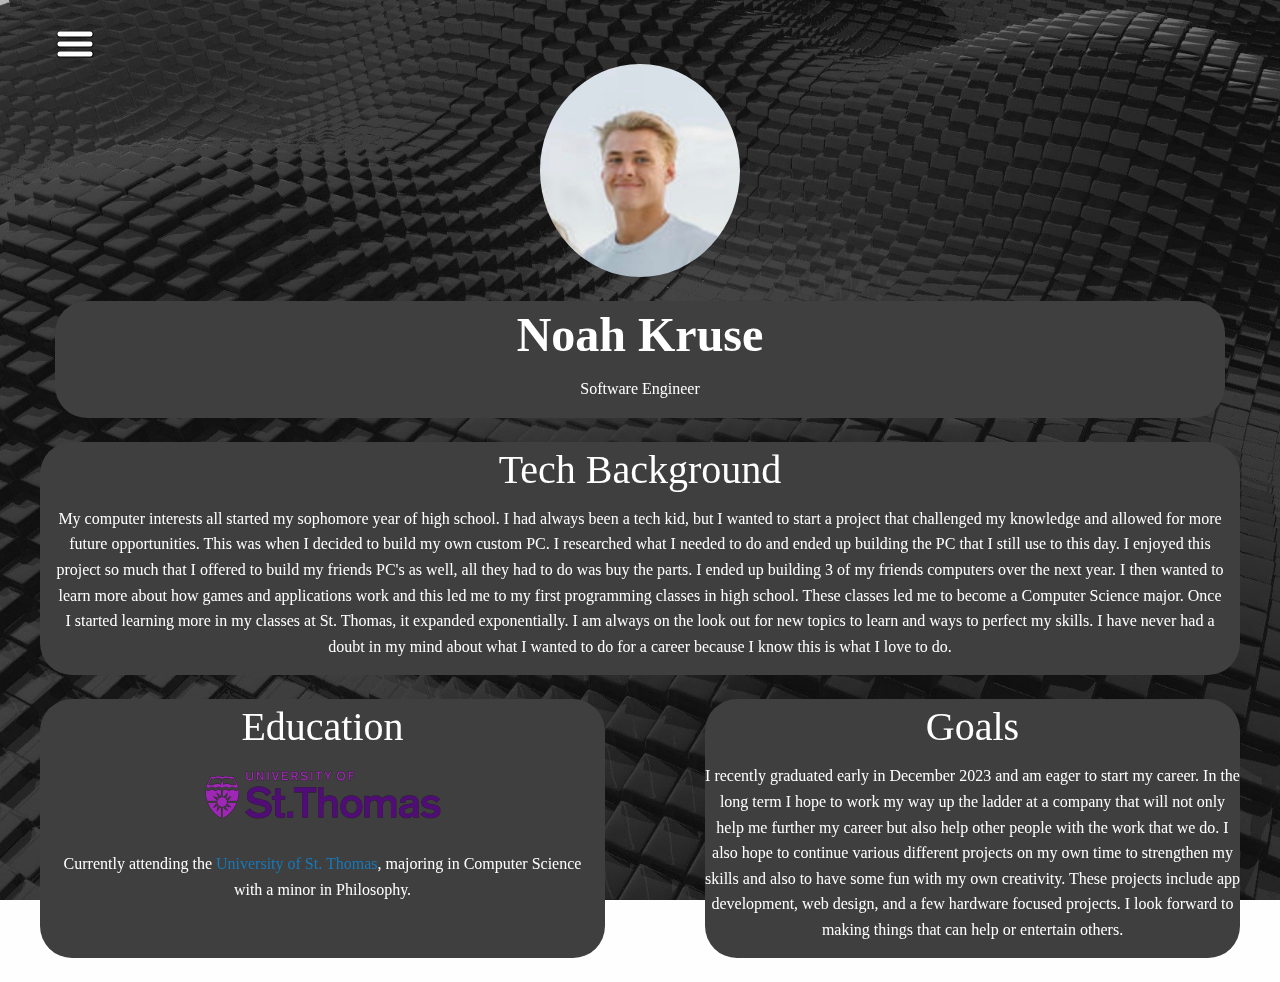
<file: index.html>
<!DOCTYPE html>
<html>
<head>
	<meta charset="utf-8">
	<meta name="viewport" content="width=device-width, initial-scale=1.0">
	<title>About Me</title>
	<link rel="stylesheet" href="css/foundation.css">
    <link rel="icon" href="icon.png">
</head>
<body style="background-image: url('blackback.jpg');background-repeat:no-repeat; background-attachment:fixed; background-size:cover">
    <div class="off-canvas-wrapper">
        <!-- Your menu or Off-canvas content goes here -->
        <div class="off-canvas position-left" id="offCanvas" data-off-canvas>
            <!-- Close button -->
            <button class="close-button" aria-label="Close menu" type="button" data-close>
                <span aria-hidden="true">&times;</span>
            </button>

            <!-- Menu -->
            <ul class="vertical menu">
                <li><a href="index.html" class="menulink">Home</a></li>
                <li><a href="projects.html" class='menulink'>Projects</a></li>
                <li><a href="resume.html" class='menulink'>Resume</a></li>
            </ul>
        </div>
        <!-- Your page content lives here -->
        <div class="off-canvas-content" data-off-canvas-content>
            <!-- main content within a `grid-container` -->
            <div class="grid-container">
                <!-- `grid-x` represents a row -->
                <br>
                <button type="button" class="large-auto" data-toggle="offCanvas"><img height="40em" width="40em" src="menu.jpg" alt="Menu"></button>
                <div class="grid-x grid-padding-x">
                    <div class="cell auto"></div>
                    <img src="headshot.jpg" width="200" height="300" class="avatar" alt="Profile Picture">
                    <div class="cell auto"></div>
                </div>
                <br>
                <div class="textcon">
                <div class="grid-x grid-padding-x">
                    <p class="cell auto"></p>
                    <h1 class="text-center">Noah Kruse</h1>
                    <p class="cell auto"></p>
                </div>
                <div class="grid-x grid-padding-x">
                    <p class="cell auto"></p>
                    <p class="text-center">Software Engineer</p>
                    <p class="cell auto"></p>
                </div>
                </div>
                <br>
                <div class="grid-x grid-padding-x">
                    <div class="cell large-auto medium-auto small-12 textcon">
                        <h2 class="text-center">Tech Background</h2>
                        <p class="text-center">My computer interests all started my sophomore year of high school. I had always been a tech kid, but I wanted to start a project that challenged my knowledge and allowed for more future opportunities. This was when I 
                            decided to build my own custom PC. I researched what I needed to do and ended up building the PC that I still use to this day. I enjoyed this project so much that I offered to build my friends PC's as well, all they had to do was buy the parts.
                            I ended up building 3 of my friends computers over the next year. I then wanted to learn more about how games and applications work and this led me to my first programming classes in high school. These classes led me to become a Computer Science major.
                            Once I started learning more in my classes at St. Thomas, it expanded exponentially. I am always on the look out for new topics to learn and ways to perfect my skills. I have never had a doubt in my mind about what I wanted to do for a career because I know this is what I love to do. 
                        </p>
                    </div>
                </div>
                <br>
                <div class="grid-x grid-padding-x">
                    <div class="cell large-auto medium-auto small-12 textcon">
                        <h2 class="text-center">Education</h2>
                        <div class="text-center"><img src="ust.png" alt="University of Saint Thomas"></div>
                        <br>
                        <p class="text-center">Currently attending the <a href="https://www.stthomas.edu/">University of St. Thomas</a>, majoring in Computer Science with a minor in Philosophy.</p>
                    </div>
                    <div class="large-1 medium-1 small-1"><br></div>
                    <div class="large-auto medium-auto small-12 textcon">
                        <h2 class="text-center">Goals</h2>
                        <p class="text-center">I recently graduated early in December 2023 and am eager to start my career. In the long term I hope to work my way up the ladder at a company that will not only help me further my career but also help other people with the work that we do. I also hope to continue various different projects on my own time to strengthen my skills and also to have some fun with my own creativity. These projects include app development, web design, and a few hardware focused projects. I look forward to making things that can help or entertain others.</p>
                    </div>
                </div>
                <br>
            </div>
        </div>
    </div>

    <!-- include before closing <body> tag -->
    <script src="js/vendor/jquery.js"></script>
    <script src="js/vendor/what-input.js"></script>
    <script src="js/vendor/foundation.js"></script>
    <script type="application/javascript">
        $(document).foundation();
    </script>
</body>
</html>
</file>
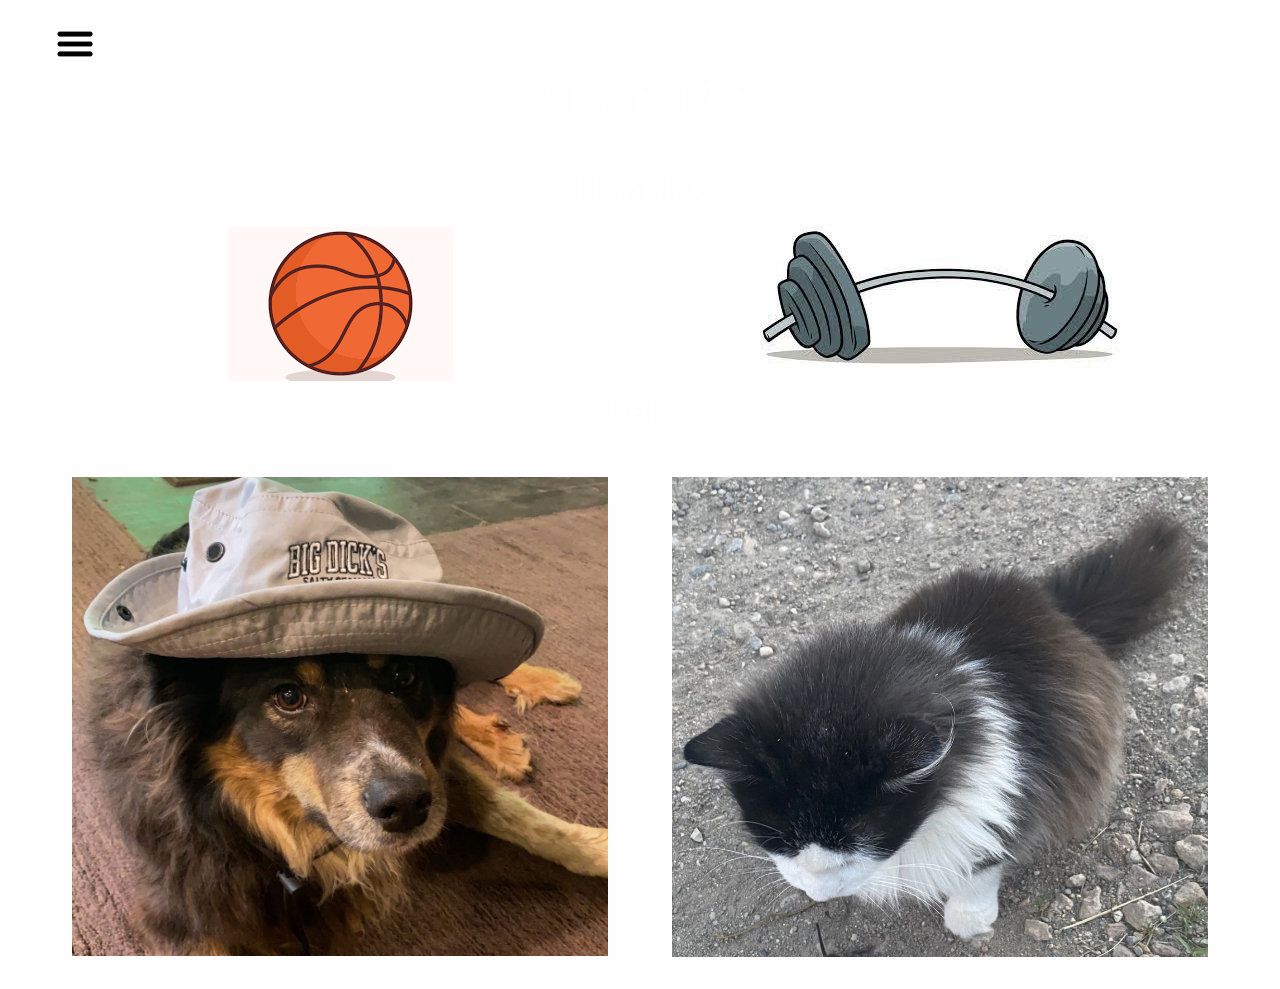
<file: fun.html>
<!DOCTYPE html>
<html>
<head>
	<meta charset="utf-8">
	<meta name="viewport" content="width=device-width, initial-scale=1.0">
	<title>Foundation Intro</title>
	<link rel="stylesheet" href="css/foundation.css">
</head>
<body>
    <div class="off-canvas-wrapper">
        <!-- Your menu or Off-canvas content goes here -->
        <div class="off-canvas position-left" id="offCanvas" data-off-canvas>
            <!-- Close button -->
            <button class="close-button" aria-label="Close menu" type="button" data-close>
                <span aria-hidden="true">&times;</span>
            </button>

            <!-- Menu -->
            <ul class="vertical menu">
                <li><a href="index.html">Home</a></li>
                <li><a href="projects.html">Projects</a></li>
                <li><a href="resume.html">Resume</a></li>
                <li><a href="fun.html">About Me</a></li>
            </ul>
        </div>
        <!-- Your page content lives here -->
        <div class="off-canvas-content" data-off-canvas-content>
            <!-- main content within a `grid-container` -->
            <div class="grid-container">
                <!-- `grid-x` represents a row -->
                <br>
                <button type="button" class="large-auto" data-toggle="offCanvas"><img height="40em" width="40em" src="menu.png" alt="Menu"></button>
                <div class="grid-x grid-padding-x">
                    <p class="cell auto"></p>
                    <h1 class="text-center">About Me</h1>
                    <p class="cell auto"></p>
                </div>
                <br>
                <div class="grid-x grid-padding-x">
                    <div class="cell large-12 medium-12 small-12">
                        <h2 class="text-center">Hobbies</h2>
                    </div>
                    <div class="large-6 medium-6 small-12">
                        <div class="text-center"><img src="basketball.png" alt="Basketball"></div>
                    </div>
                    <div class="large-6 medium-6 small-12">
                        <div class="text-center"><img src="weights.jpg" alt="Weights"></div>
                    </div>
                </div>
                <div class="grid-x grid-padding-x">
                    <div class="cell large-12 medium-12 small-12">
                        <h2 class="text-center">Pets</h2>
                    </div>
                    <div class="large-6 medium-6 small-12">
                        <div class="text-center"><img style="padding: 2em;" src="milo.jpg" alt="Milo"></div>
                    </div>
                    <div class="large-6 medium-6 small-12">
                        <div class="text-center"><img style="padding: 2em;" src="oreo.jpg" alt="Oreo"></div>
                    </div>
                </div>
            </div>
        </div>
    </div>

    <!-- include before closing <body> tag -->
    <script src="js/vendor/jquery.js"></script>
    <script src="js/vendor/what-input.js"></script>
    <script src="js/vendor/foundation.js"></script>
    <script type="application/javascript">
        $(document).foundation();
    </script>
</body>
</html>
</file>
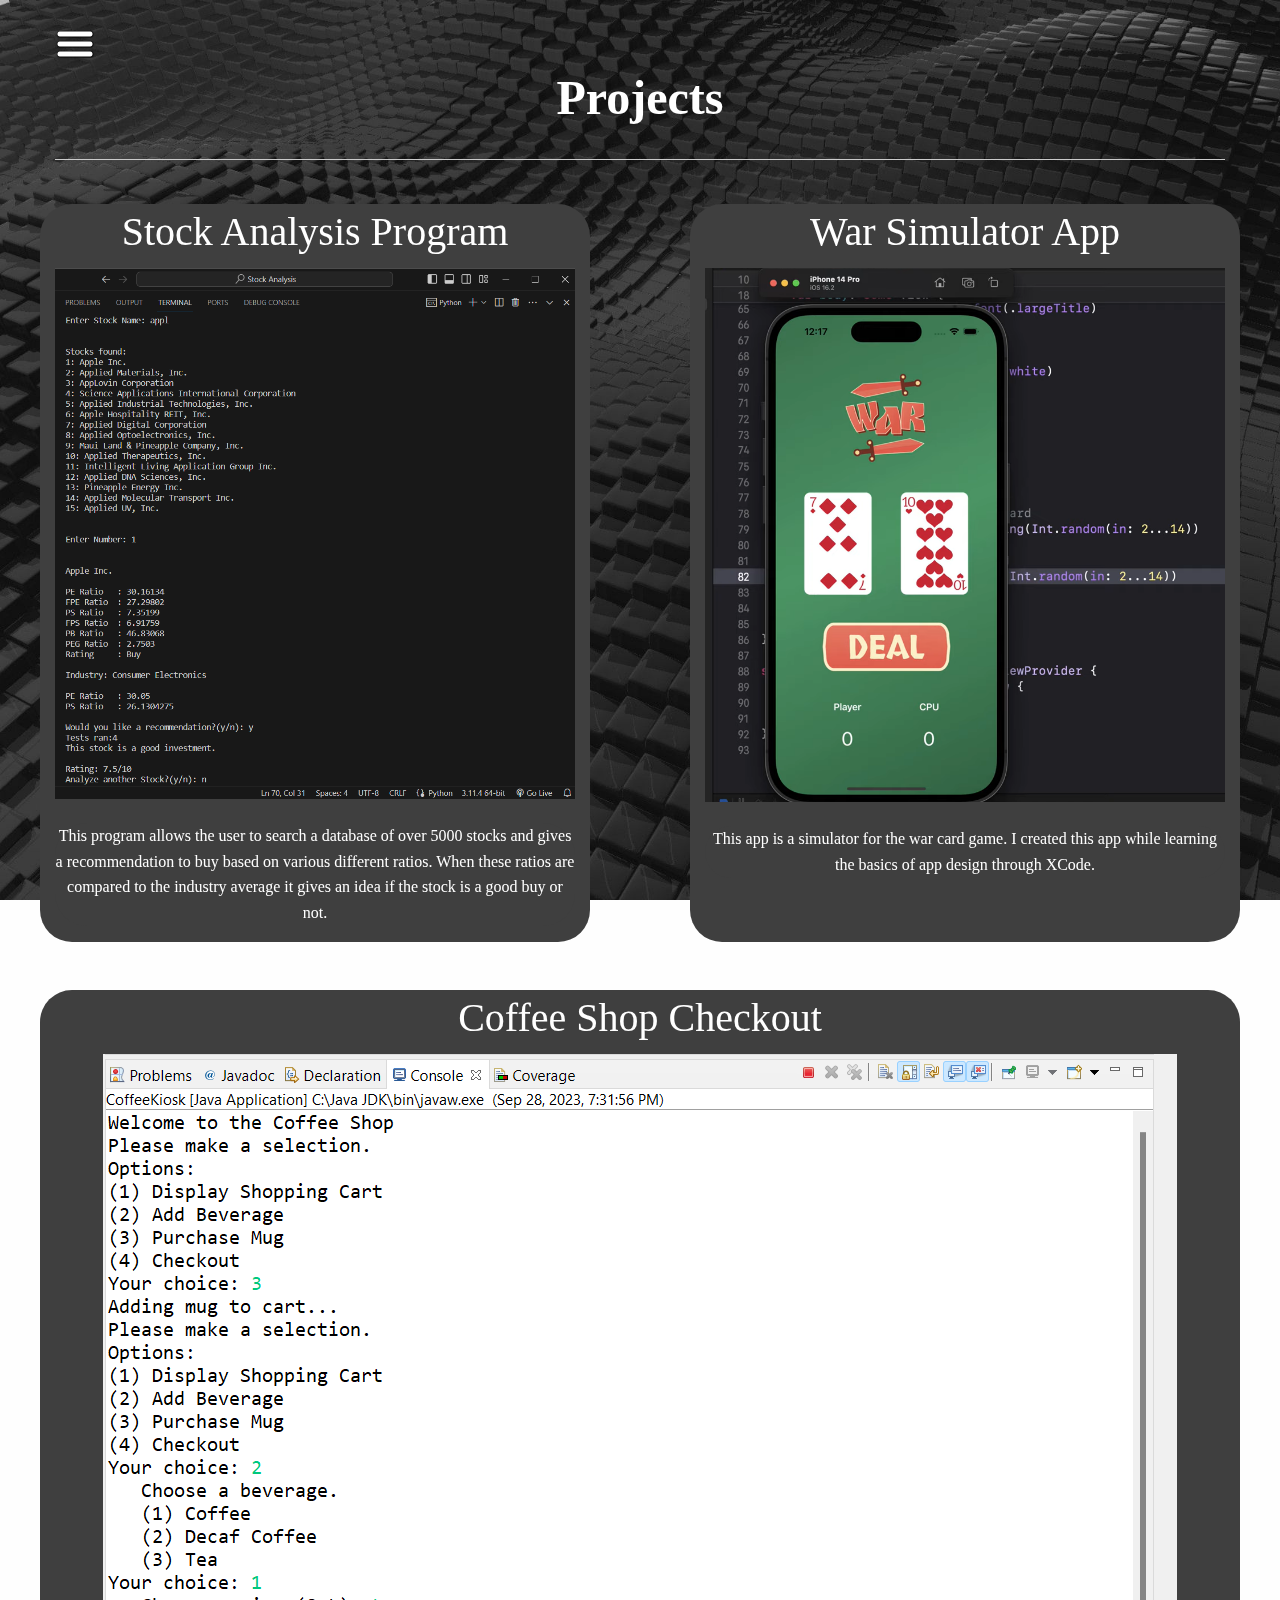
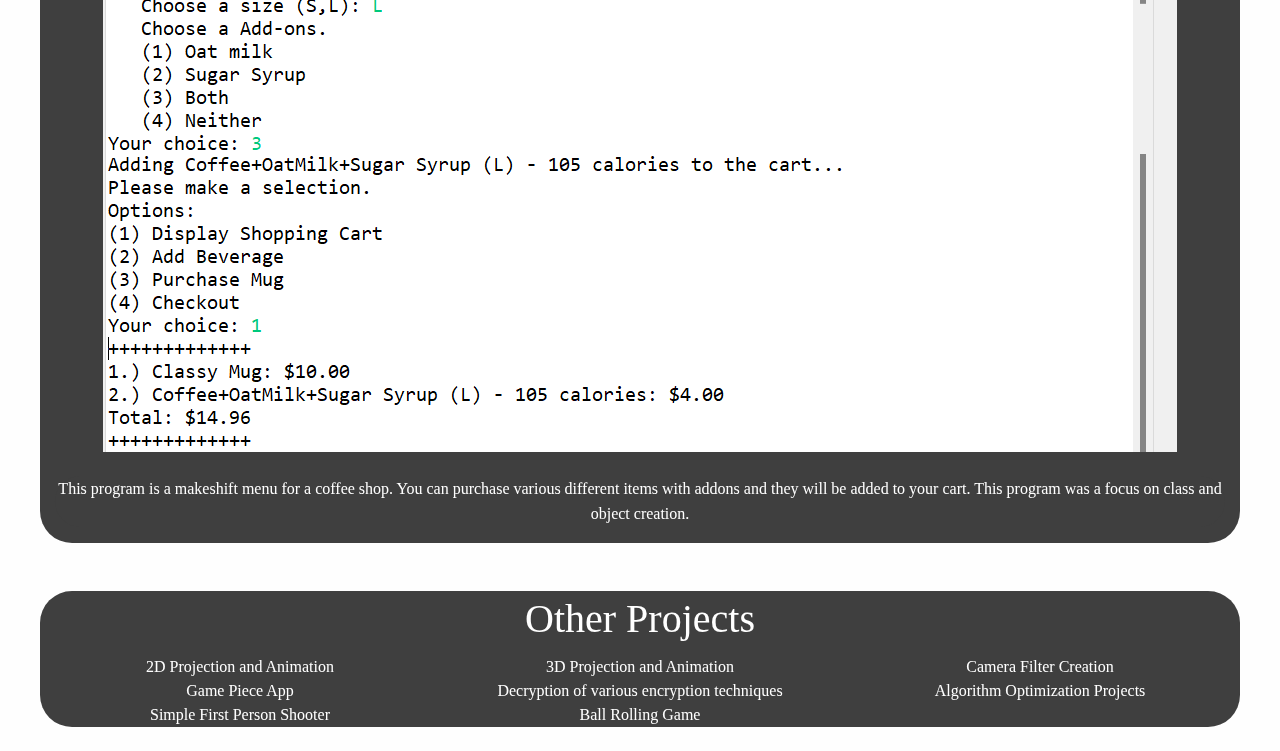
<file: projects.html>
<!DOCTYPE html>
<html>
<head>
	<meta charset="utf-8">
	<meta name="viewport" content="width=device-width, initial-scale=1.0">
	<title>Projects</title>
	<link rel="stylesheet" href="css/foundation.css">
    <link rel="icon" href="icon.png">
</head>
<body style="background-image: url('blackback.jpg');background-repeat:no-repeat; background-attachment:fixed; background-size:cover">
    <div class="off-canvas-wrapper">
        <!-- Your menu or Off-canvas content goes here -->
        <div class="off-canvas position-left" id="offCanvas" data-off-canvas>
            <!-- Close button -->
            <button class="close-button" aria-label="Close menu" type="button" data-close>
                <span aria-hidden="true">&times;</span>
            </button>

            <!-- Menu -->
            <ul class="vertical menu">
                <li><a href="index.html">Home</a></li>
                <li><a href="projects.html">Projects</a></li>
                <li><a href="resume.html">Resume</a></li>
            </ul>
        </div>
        <!-- Your page content lives here -->
        <div class="off-canvas-content" data-off-canvas-content>
            <!-- main content within a `grid-container` -->
            <div class="grid-container">
                <!-- `grid-x` represents a row -->
                <br>
                <button type="button" class="large-auto" data-toggle="offCanvas"><img height="40em" width="40em" src="menu.jpg" alt="Menu"></button>
                <div class="grid-x grid-padding-x">
                    <p class="cell auto"></p>
                    <h1 class="text-center">Projects</h1>
                    <p class="cell auto"></p>
                </div>
                <hr>
                <br>
                <div class="grid-x grid-padding-x">
                    <div class="cell large-auto medium-12 small-12 textcon">
                        <h2 class="text-center">Stock Analysis Program</h2>
                        <div class="text-center"><img src="stockanalysis.png" alt="University of Saint Thomas"></div>
                        <br>
                        <p class="text-center textcon">This program allows the user to search a database of over 5000 stocks and gives a recommendation to buy based on various different ratios. When these ratios are compared to the industry average it gives an idea if the stock is a good buy or not.</p>
                    </div>
                    <div class="large-1 small-1"><br><br></div>
                    <div class="cell large-auto medium-12 small-12 textcon">
                        <h2 class="text-center">War Simulator App</h2>
                        <div class="text-center"><img src="warapp.png" alt="University of Saint Thomas"></div>
                        <br>
                        <p class="text-center textcon">This app is a simulator for the war card game. I created this app while learning the basics of app design through XCode.</p>
                    </div>
                </div> 
                <br><br>
                <div class="grid-x grid-padding-x">
                    <div class="cell large-12 medium-12 small-12 textcon">
                        <h2 class="text-center">Coffee Shop Checkout</h2>
                        <div class="text-center"><img src="menu1.png" alt="University of Saint Thomas"></div>
                        <div class="text-center"><img src="menu2.png" alt="University of Saint Thomas"></div>
                        <br>
                        <p class="text-center textcon">This program is a makeshift menu for a coffee shop. You can purchase various different items with addons and they will be added to your cart. This program was a focus on class and object creation.</p>
                    </div>
                </div>
                <br><br>
                <div class="grid-x grid-padding-x textcon text-center">
                    <div class="cell large-12 medium-12 small-12">
                        <h2 class="text-center">Other Projects</h2>
                    </div>
                    <div class="large-4 medium-6 small-12">2D Projection and Animation</div>
                    <div class="large-4 medium-6 small-12">3D Projection and Animation</div>
                    <div class="large-4 medium-6 small-12">Camera Filter Creation</div>
                    <div class="large-4 medium-6 small-12">Game Piece App</div>
                    <div class="large-4 medium-6 small-12">Decryption of various encryption techniques</div>
                    <div class="large-4 medium-6 small-12">Algorithm Optimization Projects</div>
                    <div class="large-4 medium-6 small-12">Simple First Person Shooter</div>
                    <div class="large-4 medium-6 small-12">Ball Rolling Game</div>
                </div>
                <br>
            </div>
        </div>
    </div>

    <!-- include before closing <body> tag -->
    <script src="js/vendor/jquery.js"></script>
    <script src="js/vendor/what-input.js"></script>
    <script src="js/vendor/foundation.js"></script>
    <script type="application/javascript">
        $(document).foundation();
    </script>
</body>
</html>
</file>
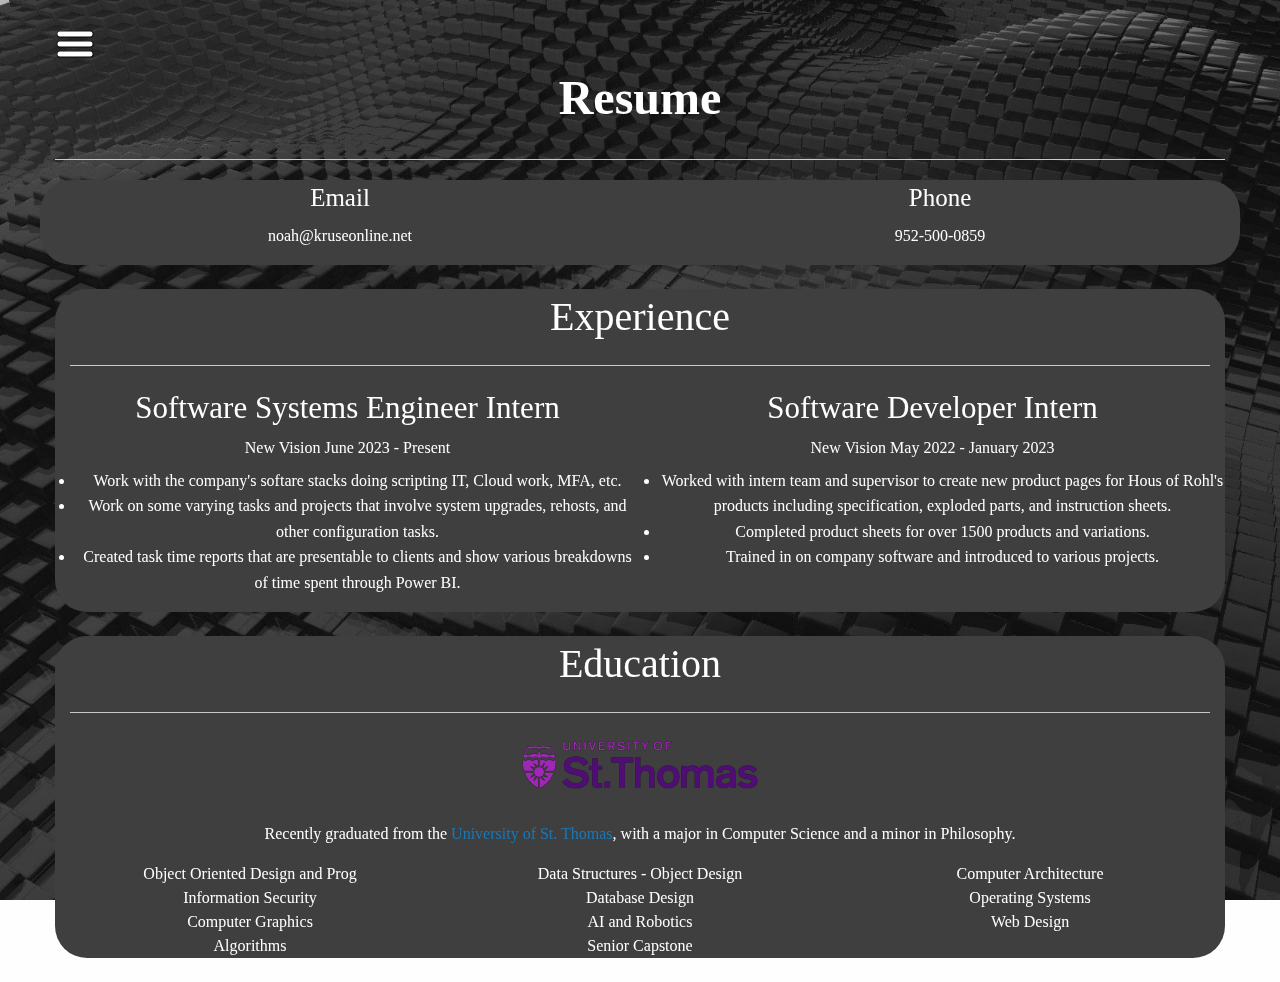
<file: resume.html>
<!DOCTYPE html>
<html>
<head>
	<meta charset="utf-8">
	<meta name="viewport" content="width=device-width, initial-scale=1.0">
	<title>Resume</title>
	<link rel="stylesheet" href="css/foundation.css">
    <link rel="icon" href="icon.png">
</head>
<body style="background-image: url('blackback.jpg');background-repeat:no-repeat; background-attachment:fixed; background-size:cover">
    <div class="off-canvas-wrapper">
        <!-- Your menu or Off-canvas content goes here -->
        <div class="off-canvas position-left" id="offCanvas" data-off-canvas>
            <!-- Close button -->
            <button class="close-button" aria-label="Close menu" type="button" data-close>
                <span aria-hidden="true">&times;</span>
            </button>

            <!-- Menu -->
            <ul class="vertical menu">
                <li><a href="index.html">Home</a></li>
                <li><a href="projects.html">Projects</a></li>
                <li><a href="resume.html">Resume</a></li>
            </ul>
        </div>
        <!-- Your page content lives here -->
        <div class="off-canvas-content" data-off-canvas-content>
            <!-- main content within a `grid-container` -->
            <div class="grid-container">
                <!-- `grid-x` represents a row -->
                <br>
                <button type="button" class="large-auto" data-toggle="offCanvas"><img height="40em" width="40em" src="menu.jpg" alt="Menu"></button>
                <div class="grid-x grid-padding-x">
                    <p class="cell auto"></p>
                    <h1 class="text-center">Resume</h1>
                    <p class="cell auto"></p>
                </div>
                <hr>
                <div class="grid-x grid-padding-x textcon">
                    <div class="cell large-auto medium-auto small-6">
                        <h4 class="text-center">Email</h4>
                        <p class="text-center">noah@kruseonline.net</p>
                    </div>
                    <div class="cell large-auto medium-auto small-6">
                        <h4 class="text-center">Phone</h4>
                        <p class="text-center">952-500-0859</p>
                    </div>
                </div>
                <br>
                <div class="textcon">
                <div class="grid-x grid-padding-x">
                    <div class="cell large-auto medium-auto small-12">
                        <h2 class="text-center">Experience</h2>
                        <hr>
                    </div>
                </div>
                <div class="grid-x grid-padding-x">
                    <div class="large-6 medium-6 small-12">
                        <h3 class="text-center">Software Systems Engineer Intern</h3>
                        <h6 class="text-center">New Vision June 2023 - Present</h6>
                        <ul class="text-center">
                            <li>Work with the company's softare stacks doing scripting IT, Cloud work, MFA, etc.</li>
                            <li>Work on some varying tasks and projects that involve system upgrades, rehosts, and other configuration tasks.</li>
                            <li>Created task time reports that are presentable to clients and show various breakdowns of time spent through Power BI.</li>
                        </ul>
                    </div>
                    <div class="large-6 medium-6 small-12">
                        <h3 class="text-center">Software Developer Intern</h3>
                        <h6 class="text-center">New Vision May 2022 - January 2023</h6>
                        <ul class="text-center">
                            <li>Worked with intern team and supervisor to create new product pages for Hous of Rohl's products including specification, exploded parts, and instruction sheets.</li>
                            <li>Completed product sheets for over 1500 products and variations.</li>
                            <li>Trained in on company software and introduced to various projects.</li>
                        </ul>
                    </div>
                </div>
                </div>
                <br>
                <div class="textcon">
                <div class="grid-x grid-padding-x">
                    <div class="cell large-auto medium-auto small-12">
                        <h2 class="text-center">Education</h2>
                        <hr>
                        <div class="text-center"><img src="ust.png" alt="University of Saint Thomas"></div>
                        <br>
                        <p class="text-center">Recently graduated from the <a href="https://www.stthomas.edu/">University of St. Thomas</a>, with a major in Computer Science and a minor in Philosophy.</p>
                    </div>
                </div>
                <div class="grid-x grid-padding-x text-center">
                    <div class="large-4 medium-6 small-12">Object Oriented Design and Prog</div>
                    <div class="large-4 medium-6 small-12">Data Structures - Object Design</div>
                    <div class="large-4 medium-6 small-12">Computer Architecture</div>
                    <div class="large-4 medium-6 small-12">Information Security</div>
                    <div class="large-4 medium-6 small-12">Database Design</div>
                    <div class="large-4 medium-6 small-12">Operating Systems</div>
                    <div class="large-4 medium-6 small-12">Computer Graphics</div>
                    <div class="large-4 medium-6 small-12">AI and Robotics</div>
                    <div class="large-4 medium-6 small-12">Web Design</div>
                    <div class="large-4 medium-6 small-12">Algorithms</div>
                    <div class="large-4 medium-6 small-12">Senior Capstone</div>
                </div>
                </div>
                <br>
            </div>
        </div>
    </div>

    <!-- include before closing <body> tag -->
    <script src="js/vendor/jquery.js"></script>
    <script src="js/vendor/what-input.js"></script>
    <script src="js/vendor/foundation.js"></script>
    <script type="application/javascript">
        $(document).foundation();
    </script>
</body>
</html>
</file>
